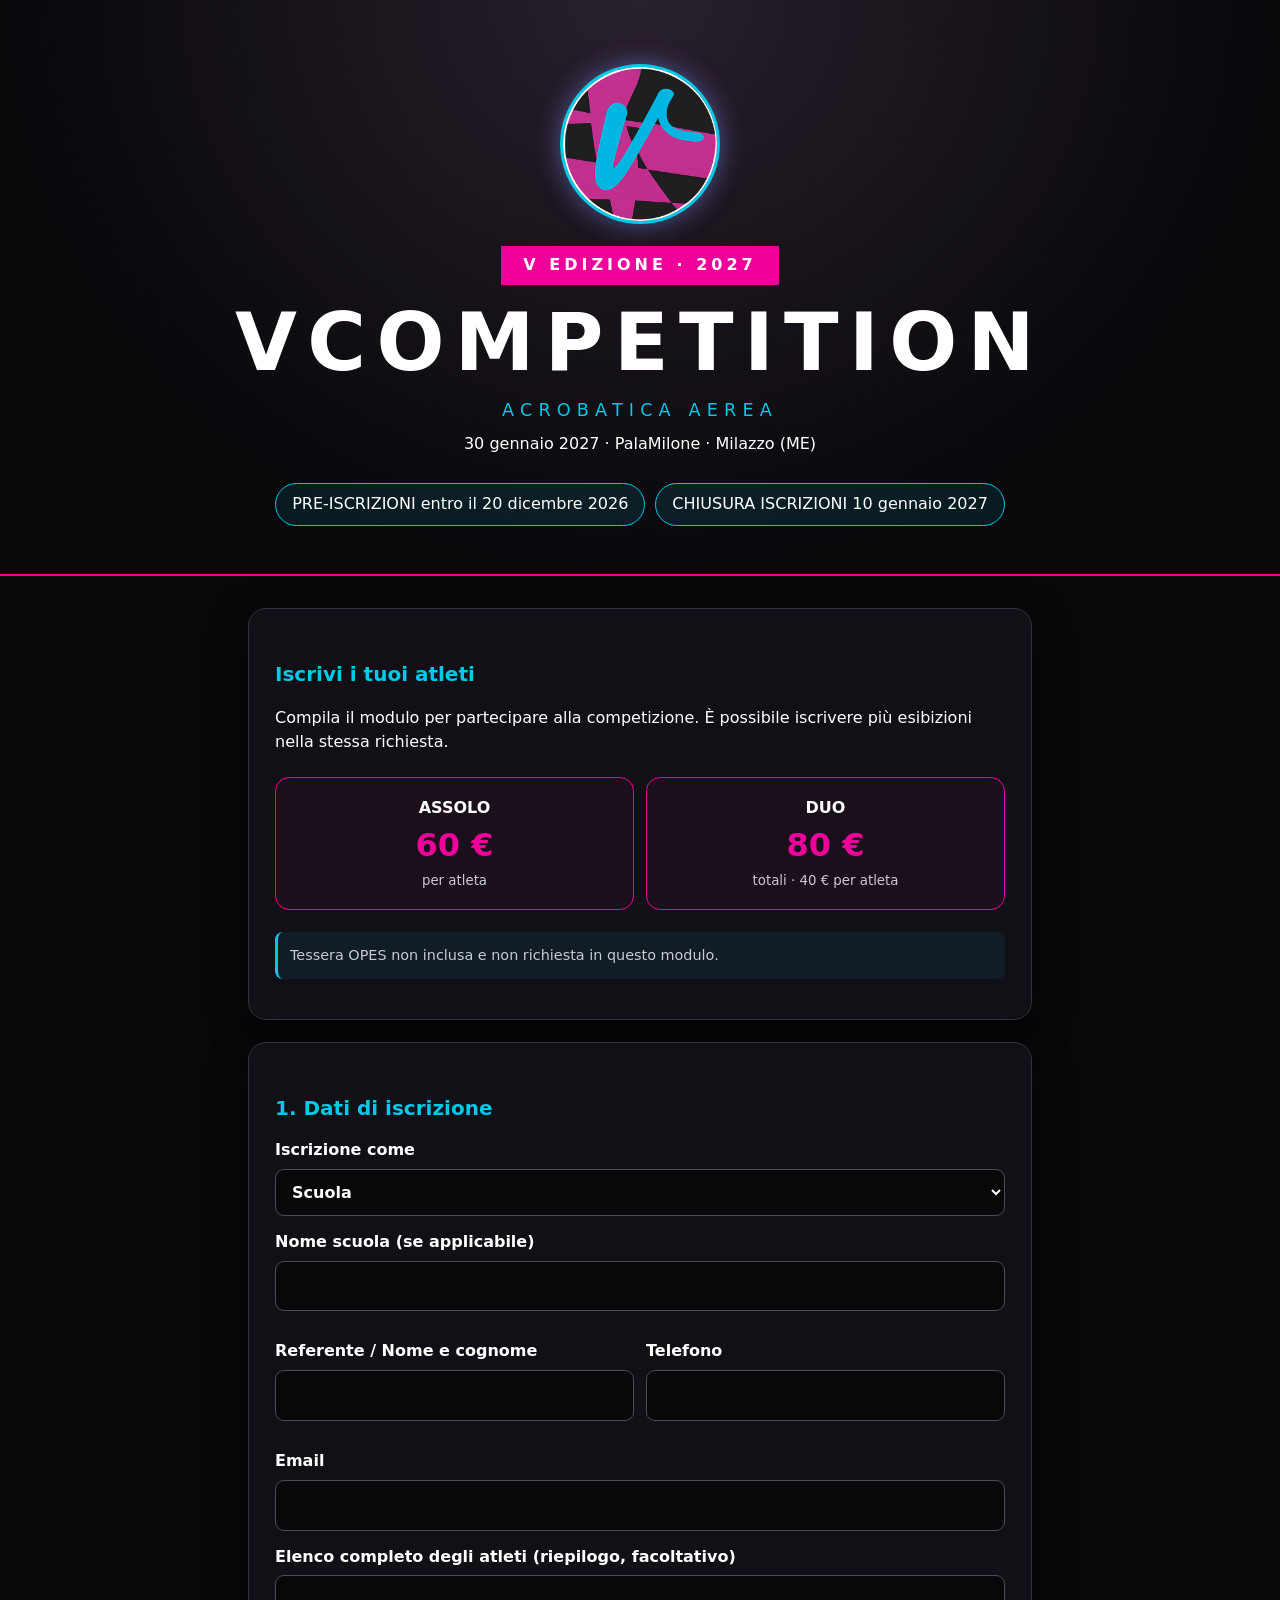
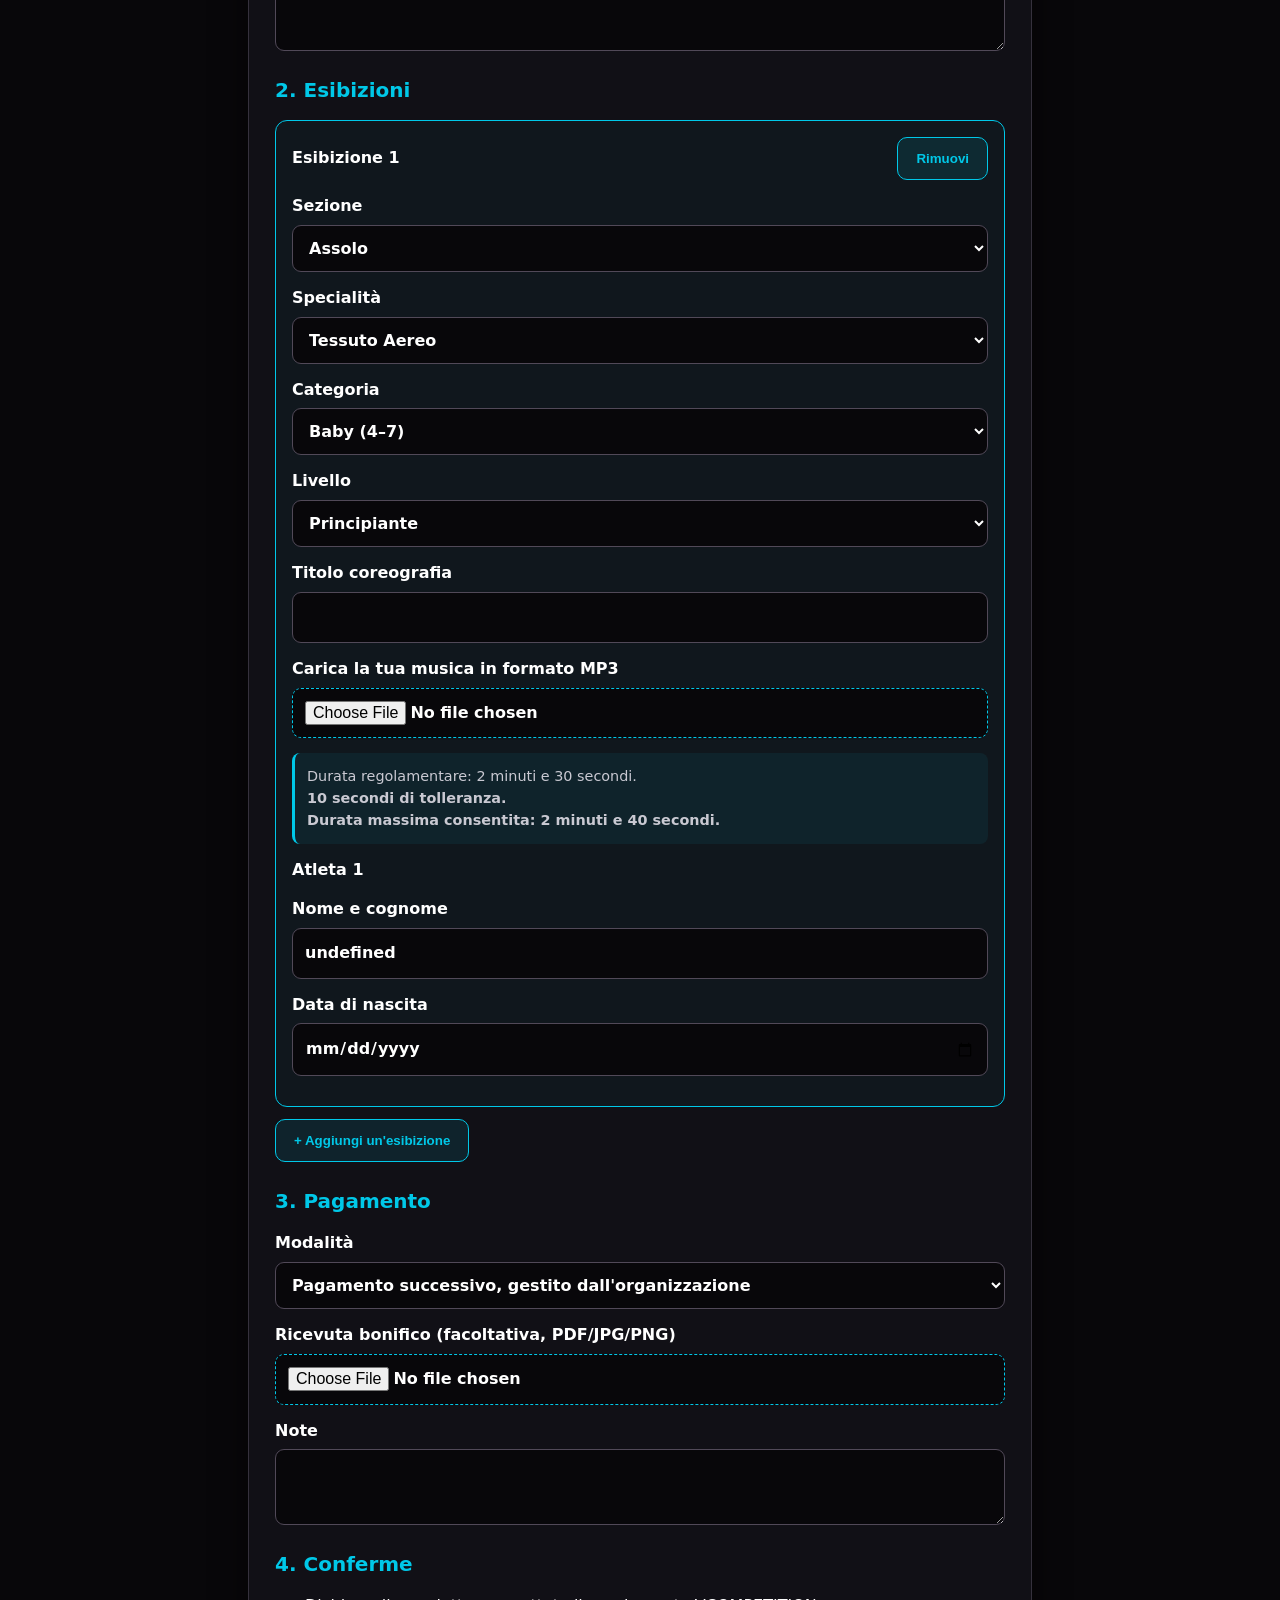
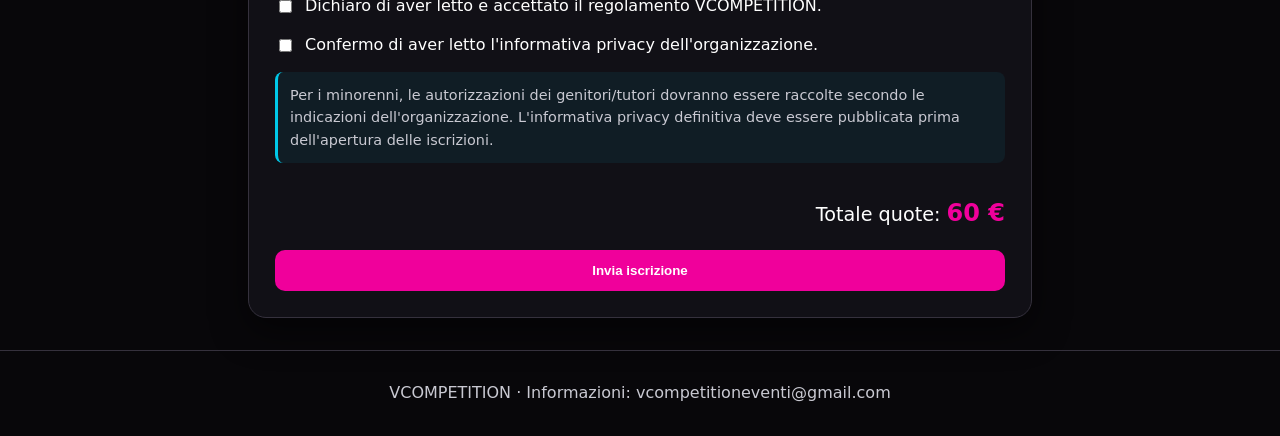
<file: templates/index.html>
<!doctype html><html lang="it"><head><meta charset="utf-8"><meta name="viewport" content="width=device-width,initial-scale=1"><title>VCOMPETITION Aerea 2027</title><link rel="stylesheet" href="/static/style.css"></head><body><header><img class="brand-logo" src="/static/logo-vcompetition.jpeg" alt="Logo VCOMPETITION"><div class="eyebrow">V EDIZIONE · 2027</div><h1>VCOMPETITION</h1><p class="sub">ACROBATICA AEREA</p><p>30 gennaio 2027 · PalaMilone · Milazzo (ME)</p><div class="pill">PRE-ISCRIZIONI entro il 20 dicembre 2026</div><div class="pill">CHIUSURA ISCRIZIONI 10 gennaio 2027</div></header><main><section class="intro"><h2>Iscrivi i tuoi atleti</h2><p>Compila il modulo per partecipare alla competizione. È possibile iscrivere più esibizioni nella stessa richiesta.</p><div class="fees"><div><b>ASSOLO</b><strong>60 €</strong><small>per atleta</small></div><div><b>DUO</b><strong>80 €</strong><small>totali · 40 € per atleta</small></div></div><p class="hint">Tessera OPES non inclusa e non richiesta in questo modulo.</p></section><form action="/iscrizione" method="post" enctype="multipart/form-data" id="reg"><h2>1. Dati di iscrizione</h2><label>Iscrizione come<select name="kind"><option>Scuola</option><option>Singolo atleta</option></select></label><label>Nome scuola (se applicabile)<input name="school"></label><div class="two"><label>Referente / Nome e cognome<input name="contact" required></label><label>Telefono<input name="phone" required></label></div><label>Email<input type="email" name="email" required></label><label>Elenco completo degli atleti (riepilogo, facoltativo)<textarea name="athlete_names" rows="2"></textarea></label><h2>2. Esibizioni</h2><div id="performances"></div><button type="button" class="secondary" id="add">+ Aggiungi un'esibizione</button><input type="hidden" name="performance_data" id="performance_data"><h2>3. Pagamento</h2><label>Modalità<select name="payment_method" id="payment"><option value="successivo">Pagamento successivo, gestito dall'organizzazione</option><option value="bonifico">Bonifico bancario</option></select></label><div id="bank" class="hint" hidden>I dati bancari verranno comunicati dall'organizzazione dopo la ricezione dell'iscrizione. Potrai inviare la ricevuta successivamente via email.</div><label>Ricevuta bonifico (facoltativa, PDF/JPG/PNG)<input type="file" name="receipt" accept=".pdf,.jpg,.jpeg,.png"></label><label>Note<textarea name="notes" rows="2"></textarea></label><h2>4. Conferme</h2><label class="check"><input type="checkbox" name="rules" value="yes" required> Dichiaro di aver letto e accettato il regolamento VCOMPETITION.</label><label class="check"><input type="checkbox" name="privacy" value="yes" required> Confermo di aver letto l'informativa privacy dell'organizzazione.</label><p class="hint">Per i minorenni, le autorizzazioni dei genitori/tutori dovranno essere raccolte secondo le indicazioni dell'organizzazione. L'informativa privacy definitiva deve essere pubblicata prima dell'apertura delle iscrizioni.</p><div class="total">Totale quote: <strong id="total">0 €</strong></div><button class="primary" type="submit">Invia iscrizione</button></form></main><footer>VCOMPETITION · Informazioni: vcompetitioneventi@gmail.com</footer><script src="/static/form.js"></script></body></html>
</file>
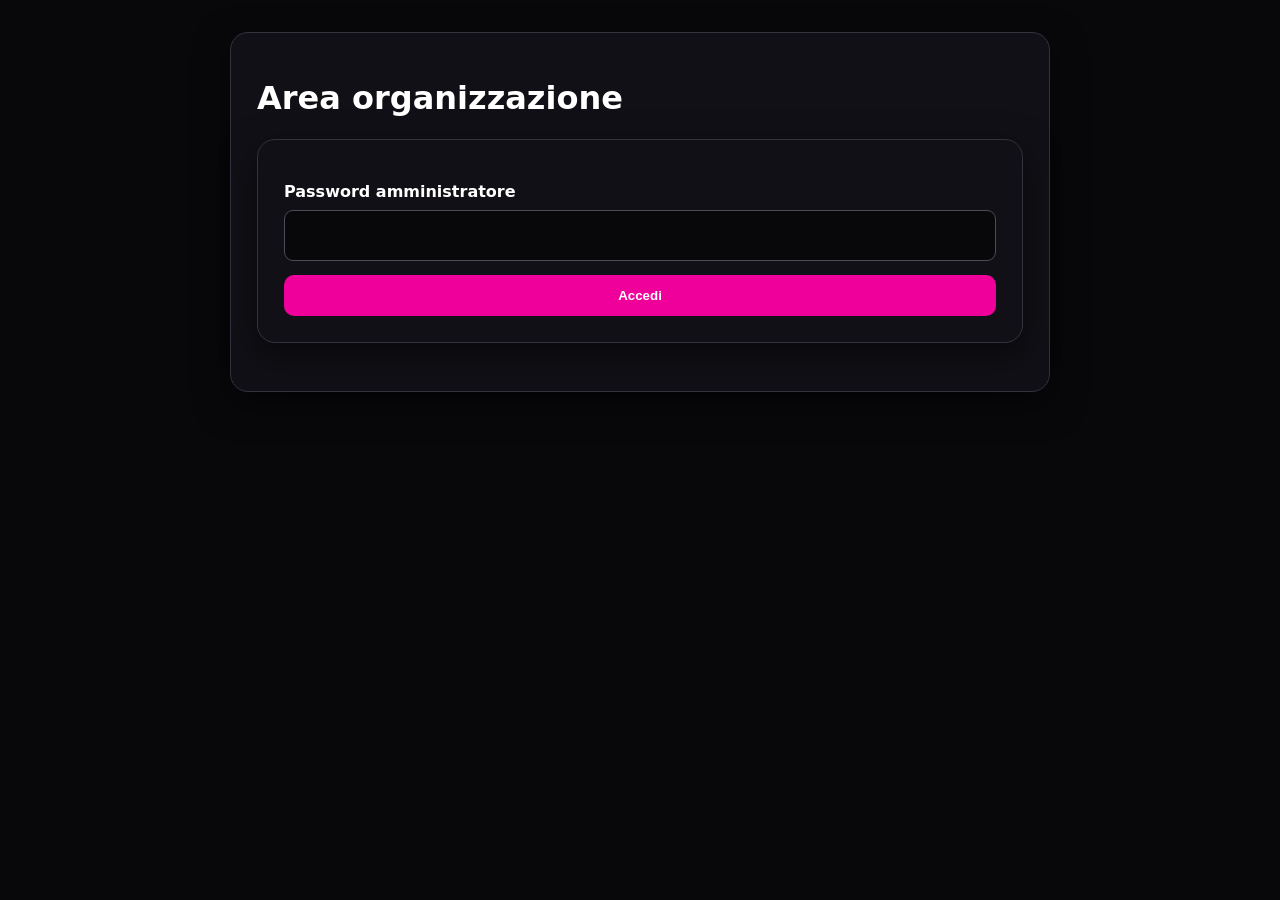
<file: templates/login.html>
<!doctype html><html lang="it"><head><meta charset="utf-8"><meta name="viewport" content="width=device-width,initial-scale=1"><title>Gestione iscrizioni</title><link rel="stylesheet" href="/static/style.css"></head><body><main class="success"><h1>Area organizzazione</h1><form method="post" action="/gestione"><label>Password amministratore<input type="password" name="password" required></label><button class="primary">Accedi</button></form></main></body></html>
</file>
<file: static/style.css>
:root{--ink:#fff;--muted:#c9c9d2;--pink:#f0009b;--cyan:#00c8e8;--bg:#08070a;--panel:#111016;--line:#35313d}
*{box-sizing:border-box}
body{margin:0;background:var(--bg);color:var(--ink);font:16px/1.55 system-ui,-apple-system,Segoe UI,sans-serif}
header{padding:64px 20px 48px;text-align:center;color:white;background:radial-gradient(ellipse at 50% 0%,#29202d 0%,#08070a 72%);border-bottom:2px solid var(--pink)}
header h1{font-size:clamp(2.4rem,8vw,5rem);letter-spacing:.13em;margin:12px 0 0;color:#fff}
header p{margin:8px}
.eyebrow{display:inline-block;letter-spacing:.25em;color:#fff;background:var(--pink);padding:7px 22px;font-weight:800}
.sub{letter-spacing:.35em;font-size:1.1rem;color:var(--cyan)}
.pill{display:inline-block;margin:18px 5px 0;padding:8px 16px;border:1px solid var(--cyan);border-radius:30px;color:#fff;background:#00c8e81a}
main{max-width:820px;margin:32px auto;padding:0 18px}
.intro,form,.success{background:var(--panel);border:1px solid var(--line);border-radius:18px;padding:26px;margin-bottom:22px;box-shadow:0 12px 35px #0008}
h2{font-size:1.25rem;margin:24px 0 14px;color:var(--cyan)}
h1{line-height:1.15}
.fees{display:grid;grid-template-columns:1fr 1fr;gap:12px;margin:22px 0}
.fees div{padding:18px;border:1px solid var(--pink);border-radius:14px;display:grid;text-align:center;background:#f0009b0b}
.fees strong{font-size:2rem;color:var(--pink)}
small,.hint{color:var(--muted)}
.hint{background:#00c8e811;border-left:3px solid var(--cyan);padding:12px;border-radius:8px;font-size:.9rem}
label{display:grid;gap:6px;margin:14px 0;font-weight:600}
input,select,textarea{width:100%;padding:12px;border:1px solid #514958;border-radius:9px;background:#08070a;font:inherit;color:var(--ink)}
input:focus,select:focus,textarea:focus{outline:2px solid var(--cyan);border-color:var(--cyan)}
input[type=file]{border:1px dashed var(--cyan);padding:12px}
.two{display:grid;grid-template-columns:1fr 1fr;gap:12px}
.check{display:flex;align-items:flex-start;gap:10px;font-weight:400}
.check input{width:auto;margin-top:6px;accent-color:var(--pink)}
.primary,.secondary{border:0;border-radius:10px;padding:13px 18px;font-weight:800;cursor:pointer}
.primary{background:var(--pink);color:white;width:100%}
.primary:hover{background:#ff36b4}
.secondary{background:#00c8e81a;color:var(--cyan);border:1px solid var(--cyan)}
.link{display:inline-block;text-decoration:none;text-align:center}
.performance{border:1px solid var(--cyan);border-radius:12px;padding:16px;margin:12px 0;background:#00c8e808}
.performance-head{display:flex;justify-content:space-between;align-items:center}
.total{font-size:1.2rem;text-align:right;padding:18px 0}
.total strong{color:var(--pink);font-size:1.5rem}
footer{text-align:center;padding:30px;color:var(--muted);border-top:1px solid var(--line)}
.record{background:var(--panel);border:1px solid var(--line);border-radius:12px;padding:16px;margin:12px 0}
.record p{margin:6px 0}
@media(max-width:600px){.two{grid-template-columns:1fr}.fees{grid-template-columns:1fr}header{padding-top:42px}}

.brand-logo{display:block;width:clamp(104px,18vw,160px);height:auto;aspect-ratio:1;object-fit:cover;border-radius:50%;margin:0 auto 22px;border:3px solid var(--cyan);box-shadow:0 0 24px #00c8e866,0 0 28px #f0009b55}
</file>
